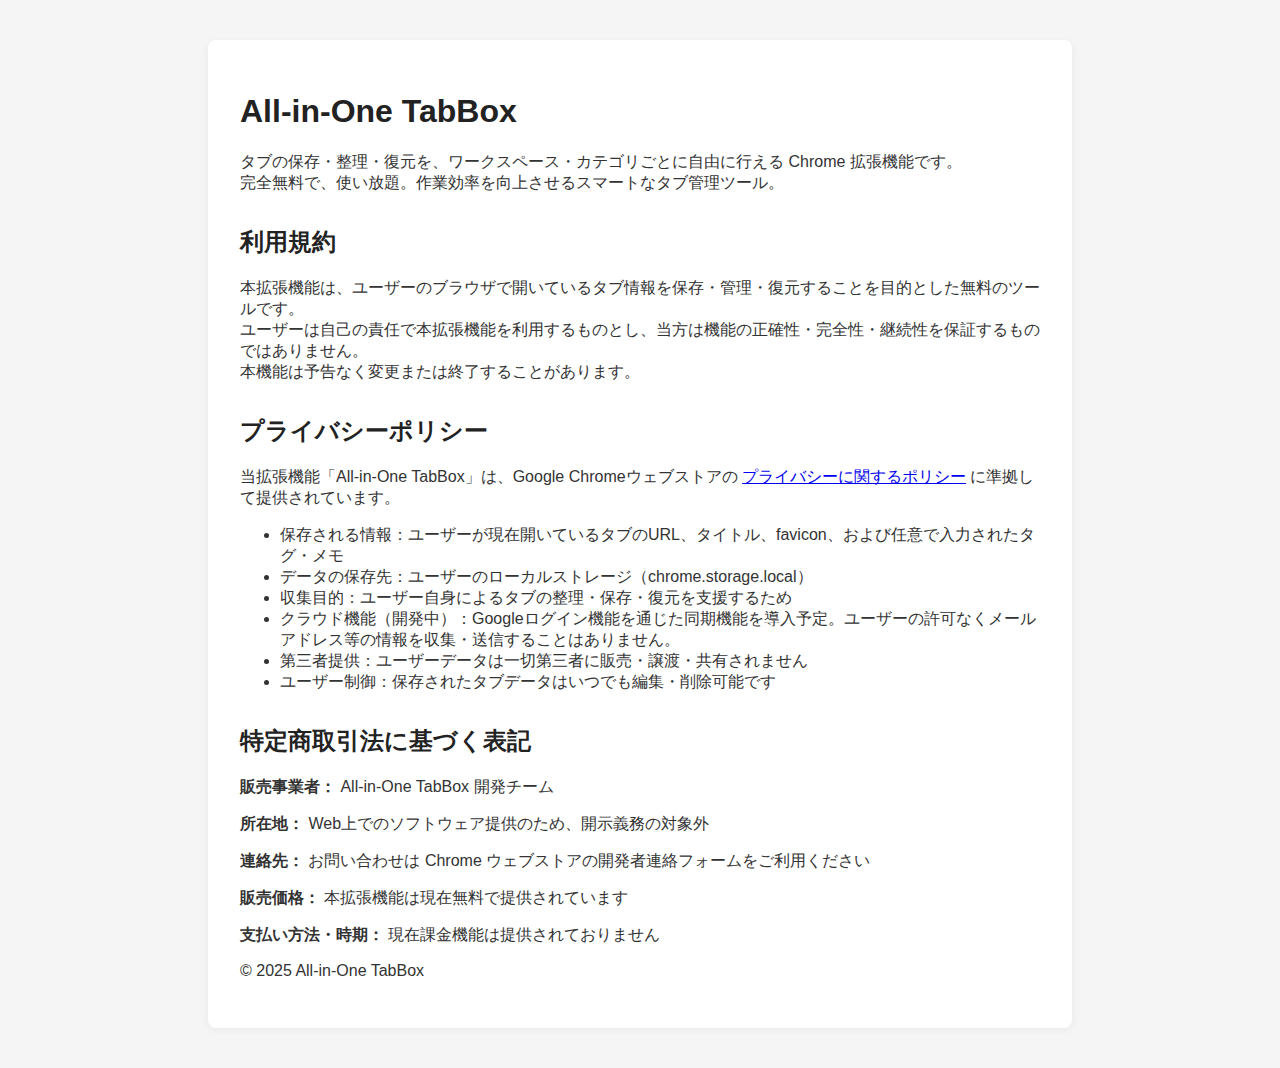
<file: index.html>
<!DOCTYPE html>
<html lang="ja">
<head>
  <meta charset="UTF-8">
  <title>All-in-One TabBox - 公式情報</title>
  <link rel="stylesheet" href="style.css">
  <style>
    body {
      font-family: sans-serif;
      background: #f5f5f5;
      color: #333;
      padding: 2rem;
    }
    .container {
      max-width: 800px;
      background: #fff;
      padding: 2rem;
      margin: auto;
      border-radius: 8px;
      box-shadow: 0 2px 8px rgba(0,0,0,0.05);
    }
    h1, h2 {
      color: #222;
    }
    section {
      margin-top: 2rem;
    }
  </style>
</head>
<body>
  <div class="container">
    <h1>All-in-One TabBox</h1>
    <p>
      タブの保存・整理・復元を、ワークスペース・カテゴリごとに自由に行える Chrome 拡張機能です。<br>
      完全無料で、使い放題。作業効率を向上させるスマートなタブ管理ツール。
    </p>

    <section>
      <h2>利用規約</h2>
      <p>
        本拡張機能は、ユーザーのブラウザで開いているタブ情報を保存・管理・復元することを目的とした無料のツールです。<br>
        ユーザーは自己の責任で本拡張機能を利用するものとし、当方は機能の正確性・完全性・継続性を保証するものではありません。<br>
        本機能は予告なく変更または終了することがあります。
      </p>
    </section>

    <section>
      <h2>プライバシーポリシー</h2>
      <p>
        当拡張機能「All-in-One TabBox」は、Google Chromeウェブストアの
        <a href="https://developer.chrome.com/docs/webstore/program-policies/privacy/" target="_blank">プライバシーに関するポリシー</a>
        に準拠して提供されています。
      </p>
      <ul>
        <li>保存される情報：ユーザーが現在開いているタブのURL、タイトル、favicon、および任意で入力されたタグ・メモ</li>
        <li>データの保存先：ユーザーのローカルストレージ（chrome.storage.local）</li>
        <li>収集目的：ユーザー自身によるタブの整理・保存・復元を支援するため</li>
        <li>クラウド機能（開発中）：Googleログイン機能を通じた同期機能を導入予定。ユーザーの許可なくメールアドレス等の情報を収集・送信することはありません。</li>
        <li>第三者提供：ユーザーデータは一切第三者に販売・譲渡・共有されません</li>
        <li>ユーザー制御：保存されたタブデータはいつでも編集・削除可能です</li>
      </ul>
    </section>

    <section>
      <h2>特定商取引法に基づく表記</h2>
      <p><strong>販売事業者：</strong> All-in-One TabBox 開発チーム</p>
      <p><strong>所在地：</strong> Web上でのソフトウェア提供のため、開示義務の対象外</p>
      <p><strong>連絡先：</strong> お問い合わせは Chrome ウェブストアの開発者連絡フォームをご利用ください</p>
      <p><strong>販売価格：</strong> 本拡張機能は現在無料で提供されています</p>
      <p><strong>支払い方法・時期：</strong> 現在課金機能は提供されておりません</p>
    </section>

    <footer>
      <p>&copy; 2025 All-in-One TabBox</p>
    </footer>
  </div>
</body>
</html>
</file>
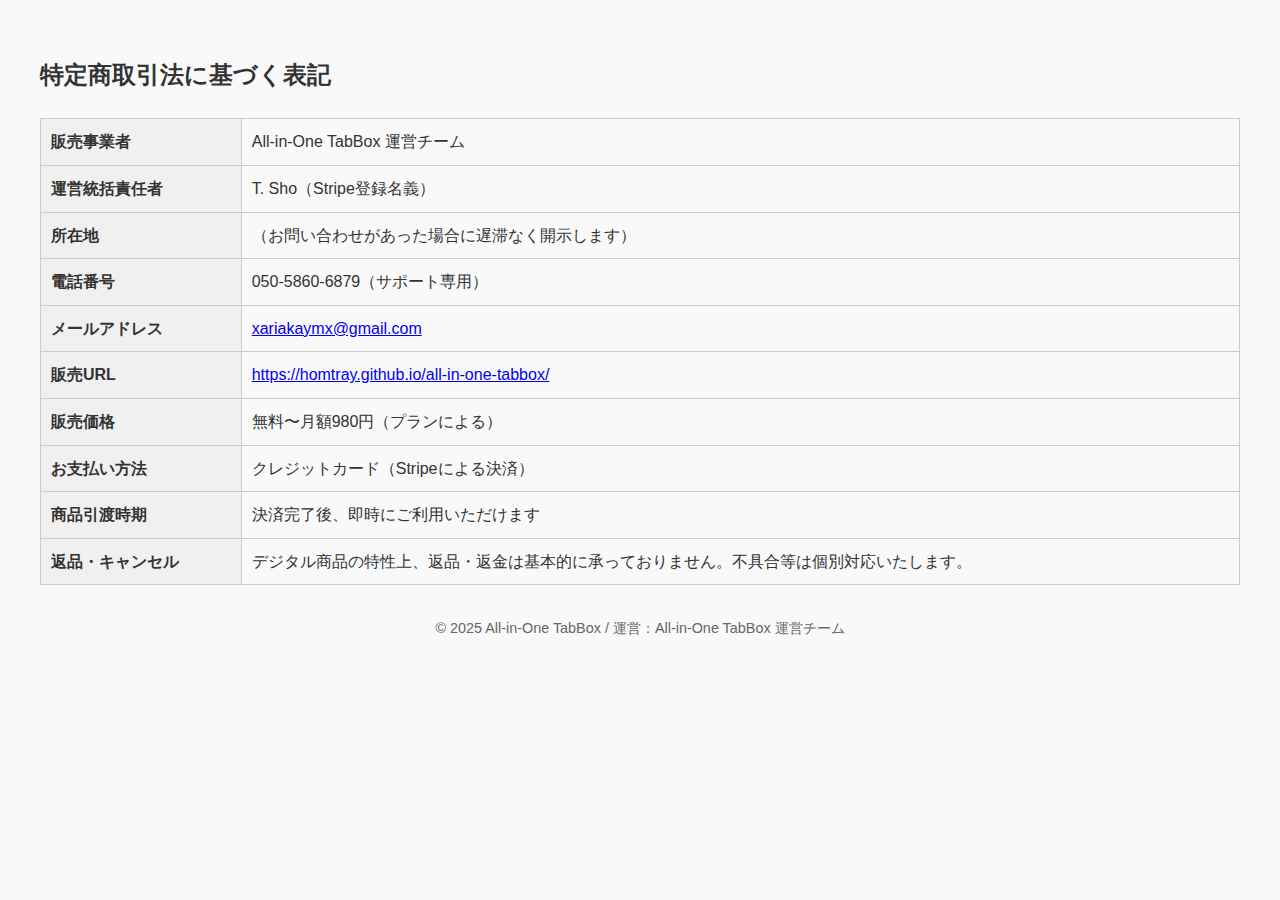
<file: legal.html>
<!DOCTYPE html>
<html lang="ja">
<head>
  <meta charset="UTF-8" />
  <meta name="viewport" content="width=device-width, initial-scale=1.0">
  <title>特定商取引法に基づく表記</title>
  <style>
    body { font-family: sans-serif; padding: 2em; line-height: 1.6; background: #f9f9f9; color: #333; }
    h1 { font-size: 1.5em; margin-bottom: 1em; }
    table { width: 100%; border-collapse: collapse; margin-bottom: 2em; }
    th, td { padding: 10px; border: 1px solid #ccc; vertical-align: top; }
    th { background: #f0f0f0; text-align: left; }
    footer { text-align: center; color: #666; font-size: 0.9em; }
  </style>
</head>
<body>
  <h1>特定商取引法に基づく表記</h1>
  <table>
    <tr><th>販売事業者</th><td>All-in-One TabBox 運営チーム</td></tr>
    <tr><th>運営統括責任者</th><td>T. Sho（Stripe登録名義）</td></tr>
    <tr><th>所在地</th><td>（お問い合わせがあった場合に遅滞なく開示します）</td></tr>
    <tr><th>電話番号</th><td>050-5860-6879（サポート専用）</td></tr>
    <tr><th>メールアドレス</th><td><a href="mailto:xariakaymx@gmail.com">xariakaymx@gmail.com</a></td></tr>
    <tr><th>販売URL</th><td><a href="https://homtray.github.io/all-in-one-tabbox/" target="_blank">https://homtray.github.io/all-in-one-tabbox/</a></td></tr>
    <tr><th>販売価格</th><td>無料〜月額980円（プランによる）</td></tr>
    <tr><th>お支払い方法</th><td>クレジットカード（Stripeによる決済）</td></tr>
    <tr><th>商品引渡時期</th><td>決済完了後、即時にご利用いただけます</td></tr>
    <tr><th>返品・キャンセル</th><td>デジタル商品の特性上、返品・返金は基本的に承っておりません。不具合等は個別対応いたします。</td></tr>
  </table>
  <footer>
    &copy; 2025 All-in-One TabBox / 運営：All-in-One TabBox 運営チーム
  </footer>
</body>
</html>
</file>
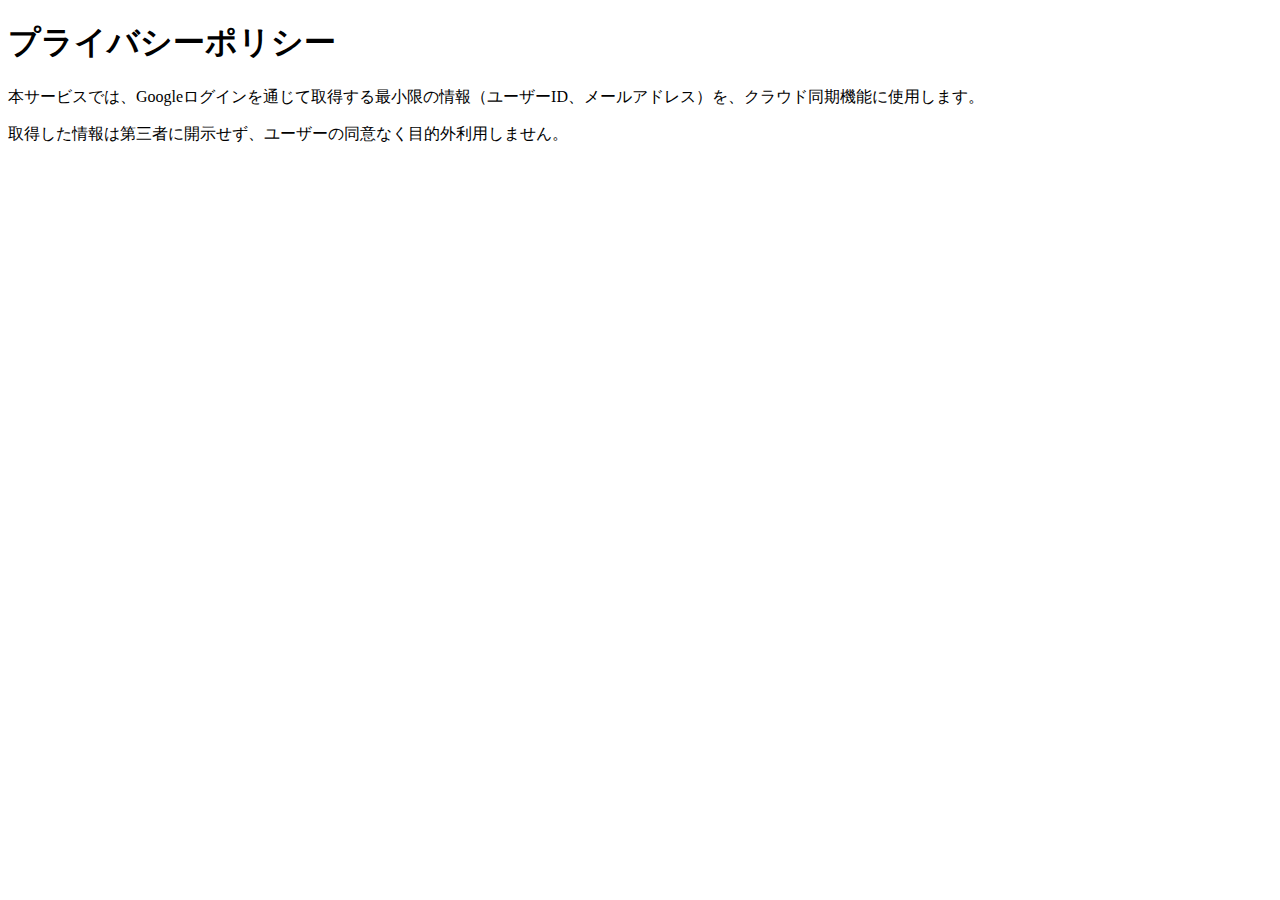
<file: privacy.html>
<!DOCTYPE html>
<html lang="ja">
<head>
  <meta charset="UTF-8">
  <title>プライバシーポリシー</title>
</head>
<body>
  <h1>プライバシーポリシー</h1>
  <p>本サービスでは、Googleログインを通じて取得する最小限の情報（ユーザーID、メールアドレス）を、クラウド同期機能に使用します。</p>
  <p>取得した情報は第三者に開示せず、ユーザーの同意なく目的外利用しません。</p>
</body>
</html>
</file>
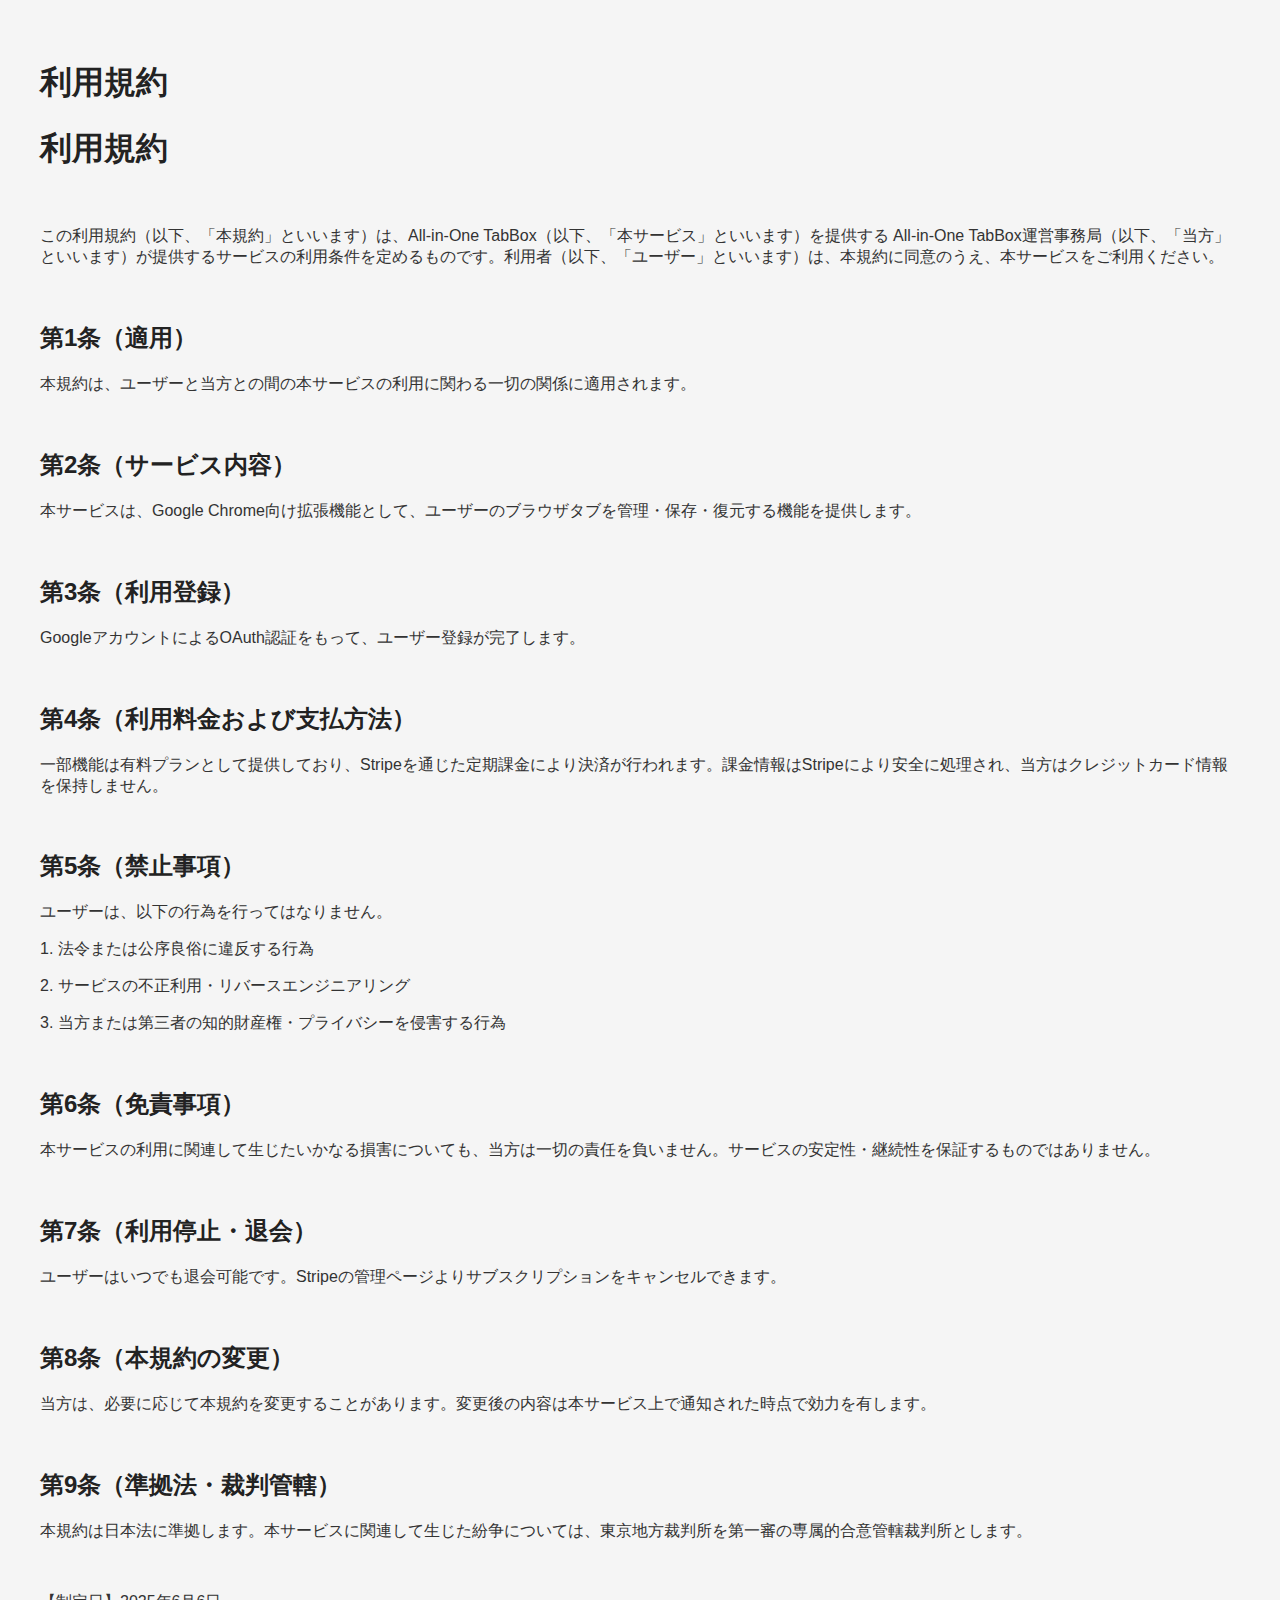
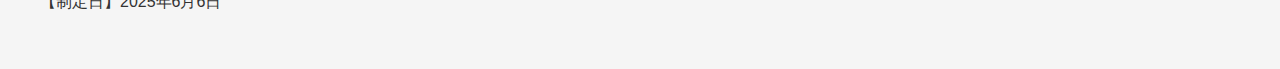
<file: terms.html>
<!DOCTYPE html>
<html lang="ja">
<head>
  <meta charset="UTF-8">
  <meta name="viewport" content="width=device-width, initial-scale=1.0">
  <title>利用規約</title>
  <link rel="stylesheet" href="style.css">
</head>
<body>
  <main>
    <h1>利用規約</h1>
    <h1>利用規約</h1>
<br>
<p>この利用規約（以下、「本規約」といいます）は、All-in-One TabBox（以下、「本サービス」といいます）を提供する All-in-One TabBox運営事務局（以下、「当方」といいます）が提供するサービスの利用条件を定めるものです。利用者（以下、「ユーザー」といいます）は、本規約に同意のうえ、本サービスをご利用ください。</p>
<br>
<h2>第1条（適用）</h2>
<p>本規約は、ユーザーと当方との間の本サービスの利用に関わる一切の関係に適用されます。</p>
<br>
<h2>第2条（サービス内容）</h2>
<p>本サービスは、Google Chrome向け拡張機能として、ユーザーのブラウザタブを管理・保存・復元する機能を提供します。</p>
<br>
<h2>第3条（利用登録）</h2>
<p>GoogleアカウントによるOAuth認証をもって、ユーザー登録が完了します。</p>
<br>
<h2>第4条（利用料金および支払方法）</h2>
<p>一部機能は有料プランとして提供しており、Stripeを通じた定期課金により決済が行われます。課金情報はStripeにより安全に処理され、当方はクレジットカード情報を保持しません。</p>
<br>
<h2>第5条（禁止事項）</h2>
<p>ユーザーは、以下の行為を行ってはなりません。</p>
<p>1. 法令または公序良俗に違反する行為</p>
<p>2. サービスの不正利用・リバースエンジニアリング</p>
<p>3. 当方または第三者の知的財産権・プライバシーを侵害する行為</p>
<br>
<h2>第6条（免責事項）</h2>
<p>本サービスの利用に関連して生じたいかなる損害についても、当方は一切の責任を負いません。サービスの安定性・継続性を保証するものではありません。</p>
<br>
<h2>第7条（利用停止・退会）</h2>
<p>ユーザーはいつでも退会可能です。Stripeの管理ページよりサブスクリプションをキャンセルできます。</p>
<br>
<h2>第8条（本規約の変更）</h2>
<p>当方は、必要に応じて本規約を変更することがあります。変更後の内容は本サービス上で通知された時点で効力を有します。</p>
<br>
<h2>第9条（準拠法・裁判管轄）</h2>
<p>本規約は日本法に準拠します。本サービスに関連して生じた紛争については、東京地方裁判所を第一審の専属的合意管轄裁判所とします。</p>
<br>
<p>【制定日】2025年6月6日</p>
  </main>
</body>
</html>
</file>
<file: style.css>
body {
  font-family: sans-serif;
  background: #f5f5f5;
  color: #333;
  padding: 2rem;
}
.container {
  max-width: 800px;
  background: #fff;
  padding: 2rem;
  margin: auto;
  border-radius: 8px;
  box-shadow: 0 2px 8px rgba(0,0,0,0.05);
}
h1, h2 {
  color: #222;
}
section {
  margin-top: 2rem;
}
</file>
